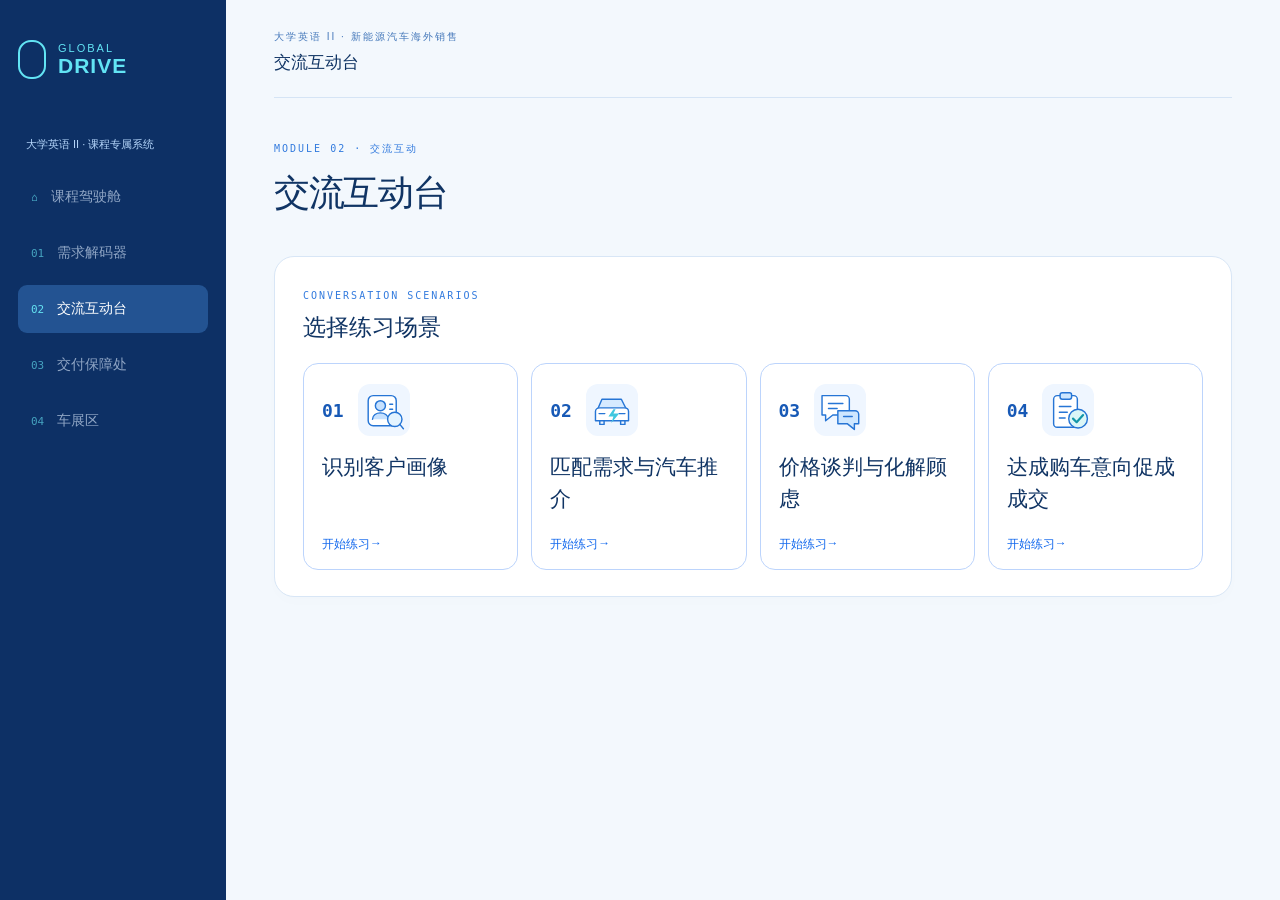
<file: index.html>
<!DOCTYPE html>
<html lang="zh-CN"><head><meta charset="UTF-8"><meta name="viewport" content="width=device-width,initial-scale=1"><title>交流互动台 · GLOBAL DRIVE</title><link rel=stylesheet href=styles.css><link rel="stylesheet" href="app-extra.css"><link rel="stylesheet" href="feedback.css"></head><body><aside class="sidebar"><div class="brand"><div class="logo"></div><div>GLOBAL<b>DRIVE</b></div></div><div class="course">大学英语 II · 课程专属系统</div><div class="nav" aria-disabled="true" title="请在完整系统中进入此模块"><span>⌂</span>课程驾驶舱</div><div class="nav" aria-disabled="true" title="请在完整系统中进入此模块"><span>01</span>需求解码器</div><button class="nav nav-button active" data-action="scenes"><span>02</span>交流互动台</button><div class="nav" aria-disabled="true" title="请在完整系统中进入此模块"><span>03</span>交付保障处</div><div class="nav" aria-disabled="true" title="请在完整系统中进入此模块"><span>04</span>车展区</div><div class="sidefoot">听懂需求，让沟通更进一步。<br>无需注册 · 免费情景练习。</div></aside><main class="main"><div class="mobilebrand">GLOBAL DRIVE / 02</div><header class="top"><div><div class="crumb">大学英语 II · 新能源汽车海外销售</div><strong>交流互动台</strong></div><span class="pill">本地练习 · 免费版</span></header><div id="app" class="content"></div><div class="footer">GLOBAL DRIVE · 听辨 / 判断 / 追问 / 沟通</div></main>
<dialog id="rulesDialog"><h2>练习评分说明</h2><p>每轮两题，每题 100 分，场景总分取两题平均并四舍五入。所有评价均在本地执行，无大模型调用。</p><p><strong>已确认信息 50 分：</strong>50 ×（正确勾选数－误选数）÷ 正确项总数，最低 0 分。漏选不计分。提交后可查原文及证据。</p><p><strong>英语追问 50 分：</strong>主题合理性 10、精准度 20、表达结构 10、有效性 10。每题具有主题词组、必要信息要素、常见问句结构和有限的错误规则。</p><p>语法没有被规则发现错误，不代表没有错误；无法识别的合理表达也可能低分。这是可解释的练习参考分，不用于正式考试或发音评价。自由回应部分不单独评价销售技巧。</p><p>首次提交计分。提交后显示客户回复，追问评价在两题完成后的成绩页查看。音频故障时可使用文字辅助，成绩会保留辅助标记。</p><p>称号：90 分及以上为本场景达人，80–89 分为沟通进阶能手，60–79 分为销售沟通学员，60 分以下为沟通起步学员。</p><form method="dialog"><button class="btn">我知道了</button></form></dialog><script src="data.js"></script>
<script src="core.js"></script>
<script src="regional-audio.js"></script>
<script src="app.js"></script></body></html>
</file>
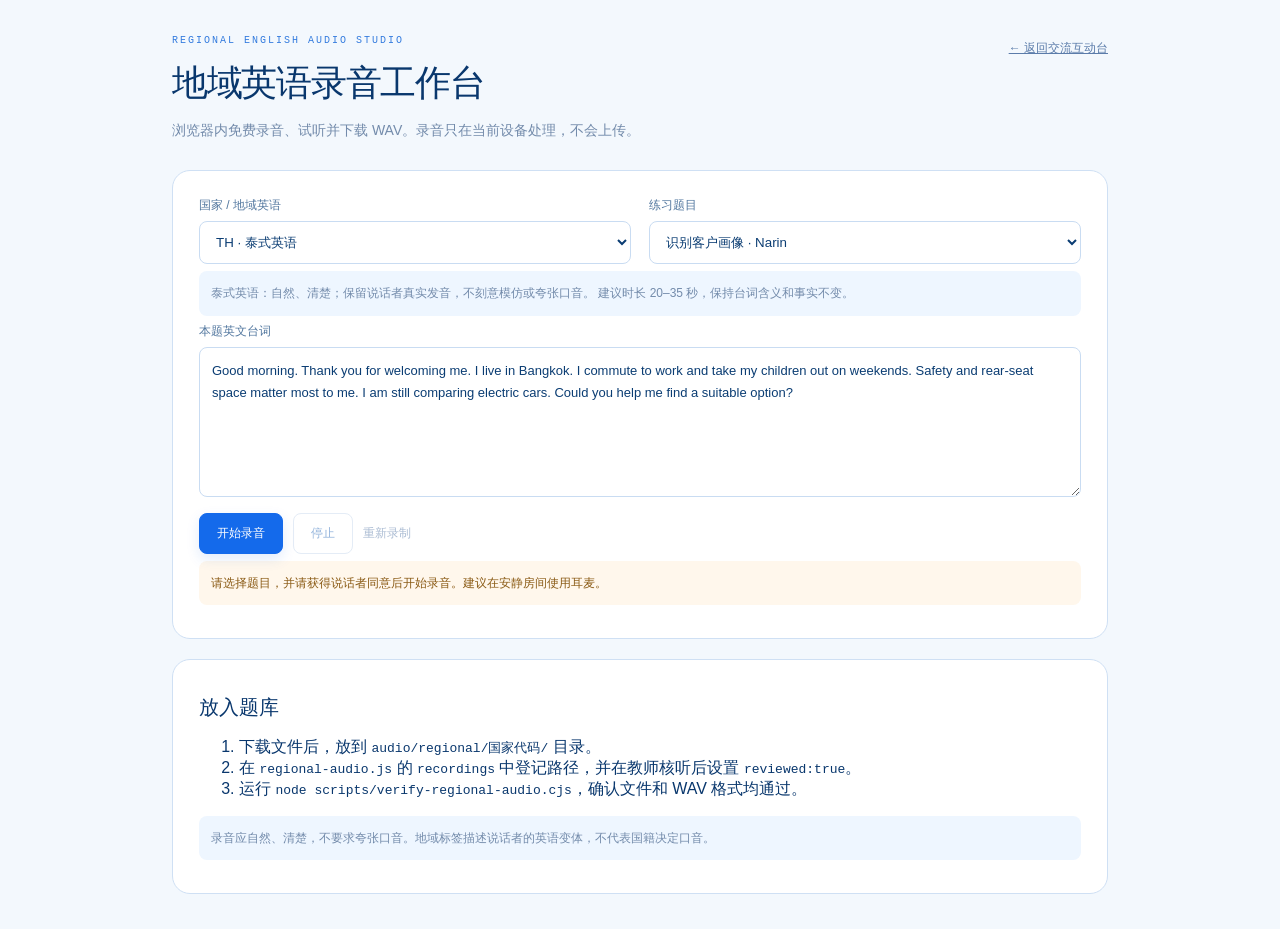
<file: recording-studio.html>
<!doctype html><html lang="zh-CN"><head><meta charset="utf-8"><meta name="viewport" content="width=device-width,initial-scale=1"><title>地域英语录音工作台</title><link rel="stylesheet" href="styles.css"><link rel="stylesheet" href="regional-audio.css"></head><body><main class="studio"><div class="studio-head"><div><div class="eyebrow">REGIONAL ENGLISH AUDIO STUDIO</div><h1>地域英语录音工作台</h1><p>浏览器内免费录音、试听并下载 WAV。录音只在当前设备处理，不会上传。</p></div><a class="link" href="index.html">← 返回交流互动台</a></div><section class="studio-panel"><div class="studio-grid"><label>国家 / 地域英语<select id="country"></select></label><label>练习题目<select id="question"></select></label></div><p id="guide" class="status"></p><label>本题英文台词<textarea id="script" readonly></textarea></label><div class="studio-actions"><button class="btn" id="record">开始录音</button><button class="btn secondary" id="stop" disabled>停止</button><button class="link" id="retry" disabled>重新录制</button></div><p id="status" class="status warn" aria-live="polite">请选择题目，并请获得说话者同意后开始录音。建议在安静房间使用耳麦。</p><audio id="preview" controls hidden></audio><a class="btn" id="download" hidden>下载 WAV</a></section><section class="studio-panel"><h2>放入题库</h2><ol><li>下载文件后，放到 <code>audio/regional/国家代码/</code> 目录。</li><li>在 <code>regional-audio.js</code> 的 <code>recordings</code> 中登记路径，并在教师核听后设置 <code>reviewed:true</code>。</li><li>运行 <code>node scripts/verify-regional-audio.cjs</code>，确认文件和 WAV 格式均通过。</li></ol><p class="status">录音应自然、清楚，不要求夸张口音。地域标签描述说话者的英语变体，不代表国籍决定口音。</p></section></main><script src="data.js"></script><script src="regional-audio.js"></script><script src="recording-studio.js"></script></body></html>
</file>
<file: app-extra.css>
fieldset{border:0;margin:0;padding:0;min-width:0}button,input,textarea,select{touch-action:manipulation}button:disabled{cursor:default}h1:focus{outline:none}.tile-detail{font-size:11px;color:#7e98b7;margin:-10px 0 24px}.resume{display:flex;justify-content:space-between;align-items:center;gap:12px;background:#e8f3ff;border:1px solid #c7dcf7;border-radius:12px;padding:18px 22px;margin-bottom:20px}.resume strong{font-size:14px}.resume p{font-size:12px;margin-bottom:0}.exercise-meta{display:flex;justify-content:space-between;margin:-10px 0 18px;align-items:center}.exercise-meta .steps{margin:0}.task summary{cursor:pointer;margin-top:7px}.task p{font-size:12px}.audio-tools{display:flex;justify-content:space-between;gap:10px;align-items:center}.audio-tools select{border:1px solid #cfdef2;background:white;border-radius:5px;padding:5px;color:#365f91}.audio-track:disabled{cursor:wait}.rubric{display:grid;grid-template-columns:repeat(4,1fr);gap:10px;margin:18px 0}.rubric>div{background:#f2f7fd;border-radius:9px;padding:12px;font-size:11px;color:#7288a5}.rubric strong{display:block;font-size:17px;color:#225d9e;margin-top:6px}.feedback-card{margin-top:20px}.feedback-card>h2{margin-top:23px}.feedback-notes,.result li{font-size:13px;color:#607f9f;line-height:1.9;padding-left:20px}.evidence{margin-top:12px;border-top:1px solid #e4edf8}.evidence>div{padding:12px 0;border-bottom:1px solid #e4edf8}.evidence strong{font-size:12px}.evidence p{font-size:12px;overflow-wrap:anywhere}.resultgrid details{font-size:12px;color:#6584a6}.resultgrid .rubric{grid-template-columns:repeat(2,1fr)}.result p,.feedback p{overflow-wrap:anywhere}.history-list{display:grid;gap:12px}.history-row{width:100%;display:flex;justify-content:space-between;align-items:center;text-align:left;gap:15px;color:#214d82}.history-row small{display:block;color:#8397b1;margin-top:8px}.history-row:hover{border-color:#90b9ef}.nav-button{display:block;width:100%;background:none;border:0;text-align:left;cursor:pointer}.nav[aria-disabled=true]{opacity:.65;cursor:default}.embedded .sidebar,.embedded .top,.embedded .mobilebrand,.embedded .footer{display:none}.embedded .main{margin:0;padding:20px}.embedded .content{margin:15px auto}dialog{border:1px solid #cadcf2;border-radius:18px;padding:28px;max-width:640px;width:calc(100% - 32px);color:#163e6c;max-height:85vh;overflow:auto}dialog::backdrop{background:#0a285660}dialog p,dialog li{font-size:13px;color:#617d9e;line-height:1.9}dialog h2{margin:0 0 15px}dialog form{display:flex;justify-content:flex-end;margin-top:20px}.notice{line-height:1.8}.result{margin-top:20px}.medal{margin-top:24px}.main{min-width:0}.content,.card{min-width:0}.topic input{flex-shrink:0}.topic{font-size:12px}.avatar{font:700 34px Georgia,serif;color:#3678ba}#revision{margin-bottom:10px}#speechStatus{line-height:1.7}.sidefoot{line-height:1.9}@media(max-width:650px){.rubric{grid-template-columns:repeat(2,1fr)}.history-row{flex-direction:column;align-items:start}.resume{padding:15px;align-items:start}.resume .btn{white-space:nowrap}.topic{padding:10px}.scene-tile{min-height:190px}.tile-detail{margin-bottom:20px}.embedded .main{padding:15px}.steps{font-size:11px}.resultgrid .card{padding:16px}}
.feedback-card .feedback{background:#eaf8ef;border:1px solid #b9e3c5;border-left:4px solid #2d9b57;color:#176b39;border-radius:10px;padding:16px 18px}.feedback-card .feedback strong{color:#176b39}.feedback-card .feedback p{color:#237c47;margin:8px 0 0}
.customer-portrait{width:135px;min-width:135px;height:165px;min-height:165px;align-self:center;display:flex;align-items:stretch;justify-content:center;overflow:hidden;border-radius:12px}.customer-portrait img{display:block;width:100%;height:100%;max-height:none;object-fit:cover;object-position:center 32%}.customer>div:last-child{min-width:0}@media(max-width:650px){.customer-portrait{width:96px;min-width:96px;height:117px;min-height:117px}.customer-portrait img{height:100%;max-height:none}}
.customer .eyebrow{font-size:12px}
</file>
<file: feedback.css>
/* Submit-time feedback stays beside the original choice or answer. */
.option-review{min-width:0;border-radius:9px}
.option-review .option{height:100%;margin:0}
.option-review:has(.inline-analysis){border:1px solid #c9dbef;overflow:hidden;background:#f8fbff}
.option-review:has(.inline-analysis) .option{height:auto;border:0;border-radius:0;background:transparent;align-items:flex-start}
.inline-analysis{padding:0 12px 12px 35px;font-size:11px;line-height:1.7;overflow-wrap:anywhere}
.inline-analysis strong{font-size:11px;font-weight:600}
.inline-analysis p{font-size:11px;color:#617d97;line-height:1.75;margin:5px 0 0}
.option-review.review-correct{border-color:#badfd4;background:#f5fbf8}
.review-correct .inline-analysis strong{color:#218064}
.option-review.review-wrong{border-color:#f0cdb9;background:#fff9f5}
.review-wrong .inline-analysis strong{color:#ae5c33}
.option-review.review-secondary{border-color:#d2dfef;background:#f6f9fd}
.review-secondary .inline-analysis strong{color:#5e7fa6}
.answer-analysis{margin-top:12px;padding:16px;border:1px solid #cadef6;border-radius:10px;background:#f3f8ff;font-size:13px;line-height:1.8;overflow-wrap:anywhere}
.answer-analysis p{font-size:12px;margin:7px 0}
.answer-analysis b{font-weight:600;color:#355e91}
.work{scroll-margin-top:20px;align-items:start}
.fact-text{flex:1;min-width:0}
.fact-status{margin-left:auto;flex-shrink:0;font-size:10px;line-height:1.6;font-weight:600;text-align:right}
.review-correct .fact-status{color:#218064}
.review-wrong .fact-status{color:#ae5c33}
.response-topline{display:flex;align-items:center;justify-content:space-between;gap:12px;flex-wrap:wrap}
.compact-score{display:flex;gap:12px;align-items:center;flex-wrap:wrap;font-size:11px;color:#7c92ad;line-height:1.8}
.compact-score b{color:#245a9b;font-size:14px;margin-left:4px}
.response-topline+.feedback{margin-top:14px}
#feedback{scroll-margin-top:20px}
#feedback:empty{display:none}
.feedback-card{margin:0 0 18px}
@media(max-width:650px){.fact-status{max-width:102px;font-size:10px}.response-topline{gap:7px}.compact-score{gap:8px;font-size:10px}}
@media(max-width:650px){.topics:has(.inline-analysis){grid-template-columns:1fr}.inline-analysis{padding-left:34px}.answer-analysis{padding:13px}}
</file>
<file: styles.css>
:root{font-family:Inter,"Microsoft YaHei",sans-serif;color:#103464;background:#f3f8fd;font-synthesis:none}*{box-sizing:border-box}body{margin:0}button,a,input,textarea{font:inherit}button{cursor:pointer}button:disabled{cursor:default;opacity:.5}.sidebar{position:fixed;inset:0 auto 0 0;width:226px;background:#0d3065;color:white;padding:40px 18px;display:flex;flex-direction:column}.brand{display:flex;gap:12px;align-items:center;color:#62e4f4;letter-spacing:2px;font-size:11px}.brand b{display:block;font-size:21px;letter-spacing:1px}.logo{border:2px solid #62e4f4;border-radius:13px;width:28px;height:39px}.course{font-size:11px;color:#b4d5fa;margin:58px 8px 17px}.nav{padding:15px 13px;border-radius:9px;margin:4px 0;font-size:14px;color:#d5e4f8}.nav span{color:#64e0f0;font-family:monospace;margin-right:13px;font-size:11px}.nav.active{background:#235392;color:white}.sidefoot{margin-top:auto;border-top:1px solid #47618d;padding:20px 8px 0;font-size:11px;line-height:1.9;color:#bdd5f0}.main{margin-left:226px;padding:30px 48px;min-height:100vh}.top{display:flex;justify-content:space-between;align-items:center;border-bottom:1px solid #d5e4f5;padding-bottom:23px}.crumb{font-size:10px;letter-spacing:2px;color:#4578ba}.top strong{display:block;margin-top:7px;font-size:17px}.pill{border:1px solid #d3e4f7;border-radius:30px;padding:7px 12px;font-size:11px;color:#6786ad;background:#fff}.content{max-width:1100px;margin:44px auto}.eyebrow{font-family:monospace;font-size:10px;letter-spacing:2px;color:#337bde;text-transform:uppercase}h1{font-size:36px;letter-spacing:-1.3px;margin:13px 0 10px}h2{font-size:20px;margin:8px 0 10px}h3{margin:0;font-size:17px}p{color:#738bab;font-size:14px;line-height:1.8;margin:7px 0}.intro{display:flex;justify-content:space-between;align-items:end;margin-bottom:28px}.notice{font-size:11px;color:#7186a0;margin:16px 0}.grid{display:grid;grid-template-columns:1fr 1fr;gap:18px}.card{background:white;border:1px solid #d8e6f6;border-radius:17px;padding:25px;box-shadow:0 5px 14px #23467803}.scene{min-height:235px;display:flex;flex-direction:column;transition:.2s}.scene:hover{border-color:#82b5f6;transform:translateY(-3px);box-shadow:0 12px 25px #164c8a0a}.scenehead{display:flex;justify-content:space-between;align-items:center;margin-bottom:24px}.icon{background:#eaf3ff;border-radius:12px;padding:12px;color:#2475df;font-size:22px}.number{font:12px monospace;color:#a0b6d1}.scene p{max-width:370px;font-size:13px}.scenefoot{margin-top:auto;padding-top:23px;display:flex;justify-content:space-between;align-items:center}.meta{font-size:11px;color:#8ba0b8}.btn{background:#146aeb;border:1px solid #146aeb;color:white;border-radius:8px;padding:11px 17px;font-size:12px;font-weight:600;box-shadow:0 5px 13px #146aeb20}.btn.secondary{background:#fff;color:#2869ba;border-color:#cadaef;box-shadow:none}.link{background:none;border:0;color:#5b7caa;font-size:12px;padding:5px 0}.steps{display:flex;gap:8px;align-items:center;font-size:12px;color:#89a0bd}.step{width:28px;height:28px;display:inline-grid;place-items:center;border-radius:50%;background:#e6eef8}.step.on{background:#156cec;color:white}.customer{display:flex;gap:18px;align-items:center}.avatar{width:70px;height:78px;background:linear-gradient(140deg,#d0e4f9,#ecf5ff);border-radius:12px;display:grid;place-items:center;font-size:35px;flex-shrink:0}.customer h2{font-size:19px}.customer p{font-size:12px}.audio{display:flex;gap:18px;align-items:center}.play{width:51px;height:51px;border-radius:50%;border:0;background:#176dea;color:white;font-size:21px;flex-shrink:0}.wave{margin-left:auto;display:flex;gap:3px;align-items:center}.wave i{width:3px;height:20px;background:#81b4fa;border-radius:4px}.wave i:nth-child(2n){height:32px}.wave i:nth-child(3n){height:12px}.work{margin-top:18px;display:grid;grid-template-columns:.85fr 1.15fr;gap:18px}.sub{font-size:12px;margin-bottom:17px}.options{display:grid;gap:8px}.option{display:flex;align-items:center;gap:10px;background:#f7faff;border:1px solid #d6e5f7;padding:12px;border-radius:8px;font-size:12px;cursor:pointer;line-height:1.5}.option:has(input:checked){background:#e9f2ff;border-color:#3983f4}.option input{accent-color:#146aeb}.topics{grid-template-columns:1fr 1fr}.topic{text-align:left;min-height:49px;color:#285080}.topic.selected{background:#e8f2ff;border-color:#3983f4;color:#0e5cd0}.inputlabel{font-size:10px;display:flex;justify-content:space-between;margin:19px 0 8px;color:#3d6293}textarea{width:100%;resize:vertical;min-height:99px;border:1px solid #ccdced;border-radius:9px;padding:13px;outline:none;font-size:13px;line-height:1.7;color:#173d6e}textarea:focus{border-color:#357fef;box-shadow:0 0 0 3px #eaf3ff}.actions{display:flex;gap:12px;align-items:center;margin-top:14px;flex-wrap:wrap}.small{font-size:11px;color:#8a9cb4}.feedback{margin-top:18px;background:#f1f8ff;border:1px solid #c9def8;border-radius:12px;padding:20px}.feedback p{font-size:13px}.feedback strong{font-size:14px}.error{font-size:12px;color:#b45b39}.review{margin-top:15px}.review summary{font-size:12px;color:#5581b6;cursor:pointer}.result{text-align:center;padding:40px 25px}.medal{font-size:43px}.score{font-size:72px;font-weight:750;letter-spacing:-4px;margin:12px 0 0;color:#1268e3}.score small{font-size:16px;letter-spacing:0;color:#8da3bf;font-weight:400}.rank{display:inline-block;border-radius:25px;background:#eaf3ff;color:#1967cb;padding:9px 20px;margin:12px 0}.resultgrid{display:grid;grid-template-columns:1fr 1fr;gap:14px;margin-top:20px;text-align:left}.bar{height:5px;border-radius:10px;background:#eaf0f9;margin-top:12px}.bar span{display:block;height:100%;background:#4389ef;border-radius:10px}.tip{background:#eaf2fc;border-radius:12px;padding:17px 20px;margin-top:22px;font-size:12px;color:#56779e;line-height:1.8}.mobilebrand{display:none}.footer{font-size:10px;color:#9aabc0;text-align:center;margin:30px 0 0}.task{margin-bottom:20px;padding:12px 16px;background:#eaf3fd;border-radius:9px;font-size:12px;line-height:1.8;color:#577ba8}button:focus-visible,a:focus-visible{outline:3px solid #68bcff;outline-offset:3px}@media(max-width:1000px){.sidebar{width:185px}.main{margin-left:185px;padding:25px}.content{margin-top:30px}.work{grid-template-columns:1fr}.customer h2{font-size:16px}.card{padding:21px}}@media(max-width:650px){.sidebar{display:none}.main{margin:0;padding:19px 17px}.mobilebrand{display:block;color:#2171cf;font:700 12px monospace;margin-bottom:18px;letter-spacing:2px}.content{margin:28px auto}.grid,.resultgrid{grid-template-columns:1fr}h1{font-size:29px}.intro{align-items:start;gap:12px}.intro p{font-size:12px}.pill{font-size:10px;padding:6px 9px}.scene{min-height:218px}.card{padding:21px}.steps{white-space:nowrap;margin-top:18px}.crumb{letter-spacing:1px;font-size:9px}.top{padding-bottom:17px}.topics{gap:7px}.topic{font-size:11px;padding:10px}.work{gap:14px}.result{padding:28px 17px}}
.content{max-width:1210px}.scene-library{padding:33px 28px 26px;border-radius:20px;margin-top:28px}.scene-library h2{font-size:23px;margin:11px 0 20px}.scene-grid{display:grid;grid-template-columns:repeat(4,minmax(0,1fr));gap:13px}.scene-tile{background:#fff;border:1px solid #bcd4fc;border-radius:15px;padding:20px 18px 16px;text-align:left;display:flex;flex-direction:column;color:#103464;min-height:186px;transition:background .2s,border-color .2s}.scene-tile:hover{background:#f4f8ff;border-color:#3983f4}.tile-code{font:600 18px monospace;color:#1759b6;display:flex;align-items:center;gap:10px}.tile-code span{font-size:20px;font-weight:400}.scene-tile h3{font-size:21px;line-height:1.5;margin:15px 0 22px}.tile-link{display:flex;justify-content:space-between;margin-top:auto;color:#1268ed;font-size:12px}.scene-library .notice{margin:17px 0 0;font-size:11px}.audio{display:block}.audio-head{display:flex;align-items:center;gap:17px}.audio-track{width:100%;accent-color:#176dea;margin:18px 0 7px;cursor:pointer}.audio-times{display:flex;align-items:center;justify-content:space-between;font:11px monospace;color:#7491b7;min-height:25px}.countdown{font:600 12px 'Microsoft YaHei',sans-serif;color:#cf7026;background:#fff2e3;padding:4px 9px;border-radius:6px}.countdown:empty{visibility:hidden}.audio .small{display:block;margin-top:8px}@media(max-width:1150px){.scene-grid{grid-template-columns:repeat(2,minmax(0,1fr))}}@media(max-width:650px){.scene-library{padding:23px 17px}.scene-grid{grid-template-columns:1fr}.scene-tile{min-height:160px}.scene-tile h3{margin:12px 0 22px}.audio-head{gap:12px}.audio .wave{display:none}}.tile-code{min-height:52px;gap:14px}.scene-logo{display:block;width:52px;height:52px;padding:3px;border-radius:12px;background:#eff6ff}.scene-tile:hover .scene-logo{background:#e5f1ff}
</file>
<file: regional-audio.css>
.audio-version{font-size:11px;color:#6e86a3;border:1px solid #ceddf0;border-radius:999px;padding:5px 9px;background:#f7faff}.audio-version.is-regional{color:#087353;border-color:#9bd5c4;background:#effaf6}
.translation{margin-top:10px;padding:12px 14px;border-left:3px solid #7db1ed;background:#f2f7fd;color:#426b98;line-height:1.8}
.task-hint{margin:10px 0 0;color:#245c99;line-height:1.7}
.stage-choice{margin:18px 0}.stage-choice fieldset{display:grid;grid-template-columns:repeat(3,minmax(0,1fr));gap:10px}.stage-choice-option{display:flex;align-items:center;gap:8px;border:1px solid #cfe0f4;border-radius:9px;padding:12px;color:#164475;font-size:13px;cursor:pointer}.stage-choice-option:has(input:checked){border-color:#2371ea;background:#f0f7ff}.stage-choice-option strong{margin-left:auto;font-size:11px}.stage-choice-option .right{color:#087353}.stage-choice-option .wrong{color:#9b6045}@media(max-width:650px){.stage-choice fieldset{grid-template-columns:1fr}}
.studio{max-width:980px;margin:35px auto;padding:0 22px;color:#09376d}.studio-head{display:flex;justify-content:space-between;gap:18px;align-items:start}.studio-panel{background:#fff;border:1px solid #cfe0f4;border-radius:18px;padding:26px;margin-top:20px}.studio-grid{display:grid;grid-template-columns:1fr 1fr;gap:18px}.studio label{font-size:12px;color:#52779f;display:grid;gap:7px}.studio select,.studio textarea{border:1px solid #c9dcf2;border-radius:8px;padding:12px;color:#0b3d73;background:#fff}.studio textarea{min-height:150px;line-height:1.7;resize:vertical}.studio audio{width:100%;margin:15px 0}.studio .status{padding:12px;border-radius:8px;background:#eef6ff;font-size:12px;line-height:1.7}.studio .warn{background:#fff7ec;color:#8a5a14}.studio-actions{display:flex;gap:10px;flex-wrap:wrap;margin-top:16px}@media(max-width:650px){.studio-grid{grid-template-columns:1fr}.studio{padding:0 14px}.studio-head{display:block}}
</file>
